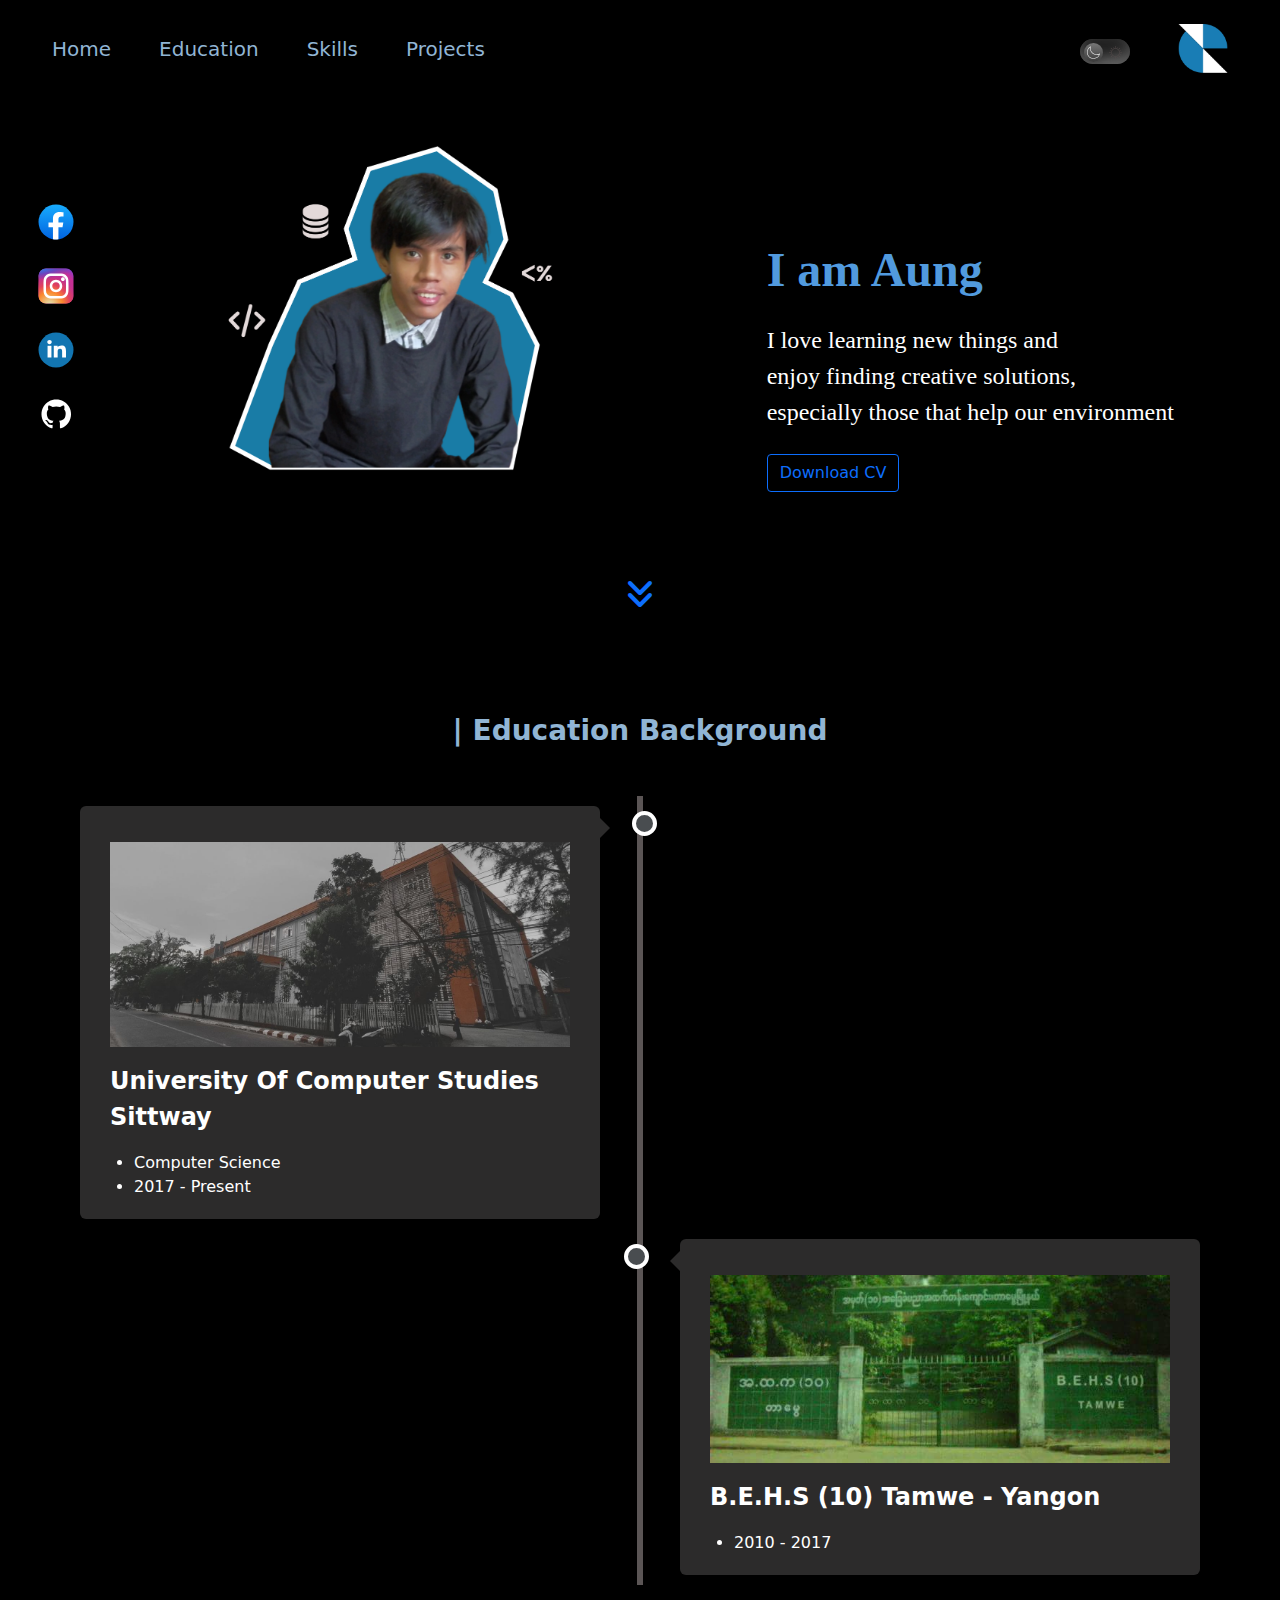
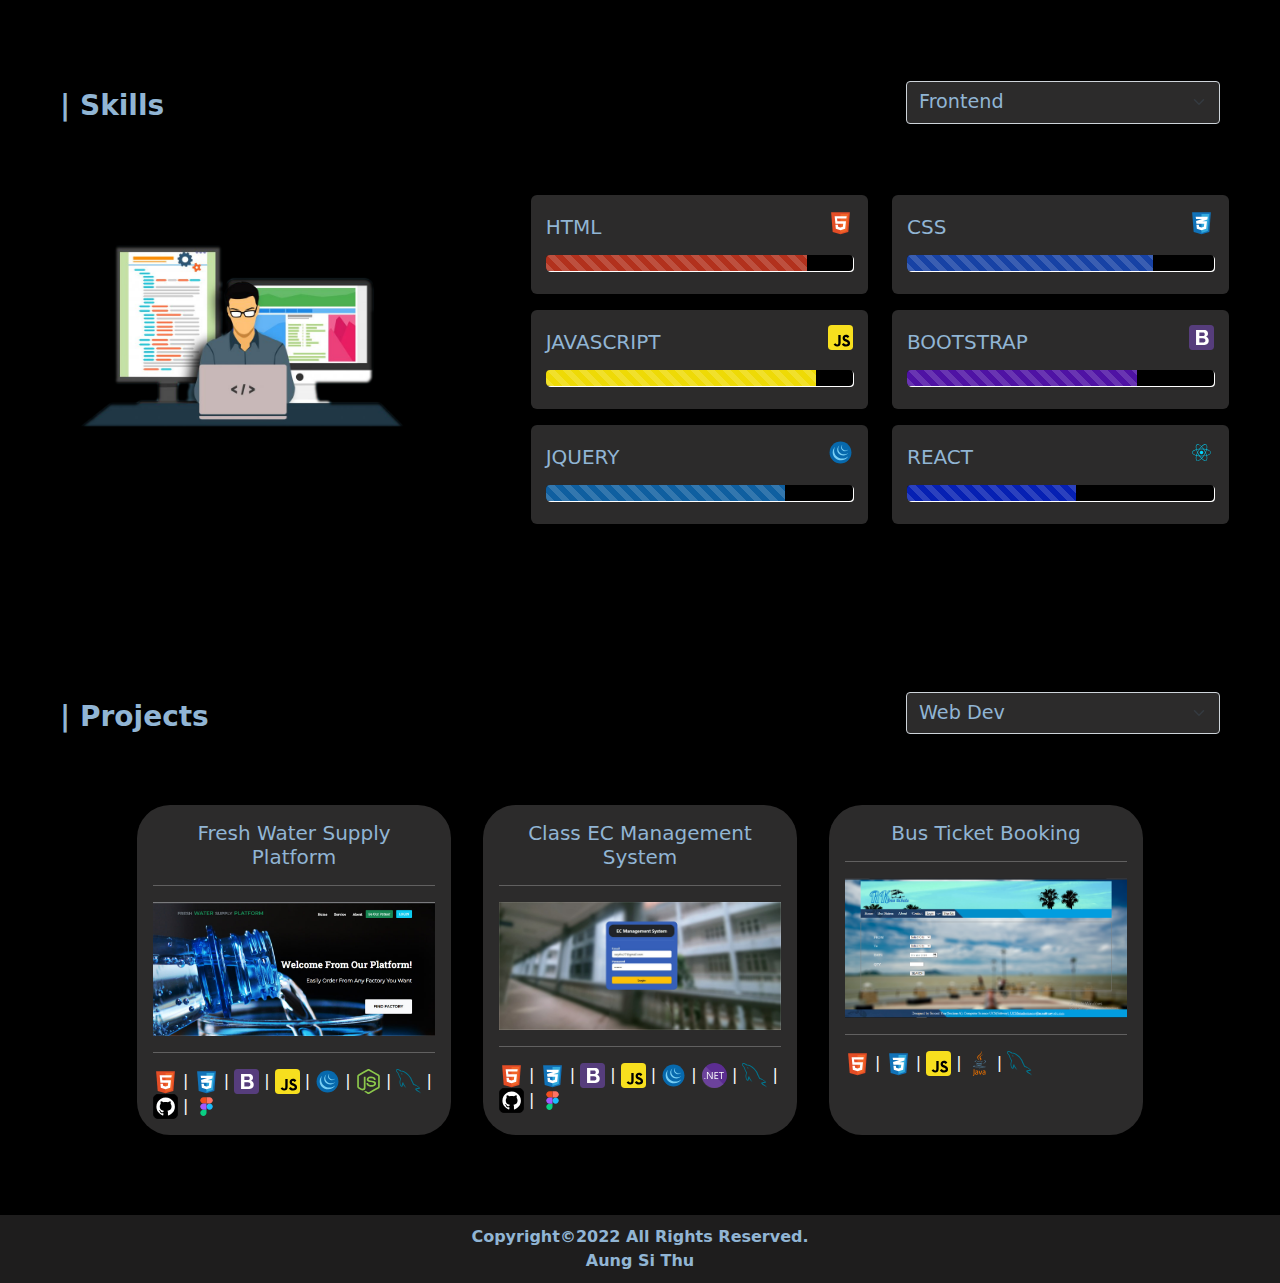
<file: index.html>
<!DOCTYPE html>
<html lang="en">
<head>
  <meta charset="UTF-8">
  <meta http-equiv="X-UA-Compatible" content="IE=edge">
  <meta name="viewport" content="width=device-width, initial-scale=1.0">
  <link rel="icon" href="assets/images/profile.png" type="image/x-icon">
  <title>Aung Si Thu</title>
  <link rel="stylesheet" href="assets/css/theme.css">
  <link rel="stylesheet" href="assets/css/styles.css">
  <link rel="stylesheet" href="assets/css/bootstrap.min.css">
  <link rel="stylesheet" href="assets/fontawesome/css/all.min.css">

  <style>
    .lds-hourglass {
      display: inline-block;
      position: relative;
      width: 80px;
      height: 80px;
    }

    .lds-hourglass:after {
      content: " ";
      display: block;
      border-radius: 50%;
      width: 0;
      height: 0;
      margin: 8px;
      box-sizing: border-box;
      border: 32px solid #fff;
      border-color: #296fb5 transparent #fff transparent;
      animation: lds-hourglass 1.2s infinite;
    }

    @keyframes lds-hourglass {
      0% {
        transform: rotate(0);
        animation-timing-function: cubic-bezier(0.55, 0.055, 0.675, 0.19);
      }

      50% {
        transform: rotate(900deg);
        animation-timing-function: cubic-bezier(0.215, 0.61, 0.355, 1);
      }

      100% {
        transform: rotate(1800deg);
      }
    }

    #loading {
      display: flex;
      align-items: center;
      justify-content: center;
      height: 100vh;
      background-color: var(--background_color);
      position: fixed;
      top: 0;
      left: 0;
      width: 100%;
      z-index: 9999;
    }
  </style>
</head>

<body data-theme="light">
  <div id="loading" class="">
    <div class="lds-hourglass"></div>
  </div>
  <div id="content">
    <div id="mySidenav" class="sidenav gy-4">
      <a href="#" class="closebtn fs-3" onclick="closeNav()"><i class="fas fa-window-close "></i></a>
      <a href="#home" onclick="closeNav()" class="">Home</a>
      <a href="#education" onclick="closeNav()" class="">Education</a>
      <a href="#skill" onclick="closeNav()" class="">Skills</a>
      <a href="#project" onclick="closeNav()">Projects</a>
      <!-- ‌<a href="https://oxythu.github.io/OxyThu" onclick="closeNav()" class="">Old Porfolio</a> -->
    </div>

    <header class="container-fluid header  ">
      <nav class="navbar navbar-expand nav ">
        <div class="collapse navbar-collapse " id="navbarNav">
          <ul class="navbar-nav ms-3 fs-5 d-none d-md-flex">
            <li class="nav-item mx-3">
              <a class="nav-link navLink" href="#home">Home </a>
            </li>
            <li class="nav-item mx-3">
              <a class="nav-link navLink" href="#education">Education</a>
            </li>
            <li class="nav-item mx-3">
              <a class="nav-link navLink" href="#skill">Skills</a>
            </li>
            <li class="nav-item mx-3">
              <a class="nav-link navLink " href="#project">Projects</a>
            </li>
          </ul>
          <div class="navMenu d-block d-md-none ms-3">
            <a href="#" class="navLink fs-2" onclick="openNav()"> <i class="fas fa-bars"></i></a>
          </div>
        </div>

        <div class="oxygenLogo justify-content-end px-2 px-md-4 py-1 me-md-3 me-1 py-md-3 d-flex" href="#">
 
            <input type="checkbox" name="darkmode-toggle" id="darkmode-toggle" >
            <label for="darkmode-toggle" class="darkmode-toggle-label"> 
            	<svg version="1.1" class="sun" xmlns="http://www.w3.org/2000/svg" xmlns:xlink="http://www.w3.org/1999/xlink" x="0px" y="0px"
	 viewBox="0 0 496 496" style="enable-background:new 0 0 496 496;" xml:space="preserve">

			<rect x="152.994" y="58.921" transform="matrix(0.3827 0.9239 -0.9239 0.3827 168.6176 -118.5145)" width="40.001" height="16"/>
			<rect x="46.9" y="164.979" transform="matrix(0.9239 0.3827 -0.3827 0.9239 71.29 -12.4346)" width="40.001" height="16"/>
			<rect x="46.947" y="315.048" transform="matrix(0.9239 -0.3827 0.3827 0.9239 -118.531 50.2116)" width="40.001" height="16"/>
			
				<rect x="164.966" y="409.112" transform="matrix(-0.9238 -0.3828 0.3828 -0.9238 168.4872 891.7491)" width="16" height="39.999"/>
			
				<rect x="303.031" y="421.036" transform="matrix(-0.3827 -0.9239 0.9239 -0.3827 50.2758 891.6655)" width="40.001" height="16"/>
			
				<rect x="409.088" y="315.018" transform="matrix(-0.9239 -0.3827 0.3827 -0.9239 701.898 785.6559)" width="40.001" height="16"/>
			
				<rect x="409.054" y="165.011" transform="matrix(-0.9239 0.3827 -0.3827 -0.9239 891.6585 168.6574)" width="40.001" height="16"/>
			<rect x="315.001" y="46.895" transform="matrix(0.9238 0.3828 -0.3828 0.9238 50.212 -118.5529)" width="16" height="39.999"/>
			<path d="M248,88c-88.224,0-160,71.776-160,160s71.776,160,160,160s160-71.776,160-160S336.224,88,248,88z M248,392
				c-79.4,0-144-64.6-144-144s64.6-144,144-144s144,64.6,144,144S327.4,392,248,392z"/>
			<rect x="240" width="16" height="72"/>
			<rect x="62.097" y="90.096" transform="matrix(0.7071 0.7071 -0.7071 0.7071 98.0963 -40.6334)" width="71.999" height="16"/>
			<rect y="240" width="72" height="16"/>
			
				<rect x="90.091" y="361.915" transform="matrix(-0.7071 -0.7071 0.7071 -0.7071 -113.9157 748.643)" width="16" height="71.999"/>
			<rect x="240" y="424" width="16" height="72"/>
			
				<rect x="361.881" y="389.915" transform="matrix(-0.7071 -0.7071 0.7071 -0.7071 397.8562 960.6281)" width="71.999" height="16"/>
			<rect x="424" y="240" width="72" height="16"/>
			<rect x="389.911" y="62.091" transform="matrix(0.7071 0.7071 -0.7071 0.7071 185.9067 -252.6357)" width="16" height="71.999"/>
</svg>
     <svg version="1.1" class="moon" xmlns="http://www.w3.org/2000/svg" xmlns:xlink="http://www.w3.org/1999/xlink" x="0px" y="0px"
        viewBox="0 0 49.739 49.739" style="enable-background:new 0 0 49.739 49.739;" xml:space="preserve">
     <path d="M25.068,48.889c-9.173,0-18.017-5.06-22.396-13.804C-3.373,23.008,1.164,8.467,13.003,1.979l2.061-1.129l-0.615,2.268
       c-1.479,5.459-0.899,11.25,1.633,16.306c2.75,5.493,7.476,9.587,13.305,11.526c5.831,1.939,12.065,1.492,17.559-1.258v0
       c0.25-0.125,0.492-0.258,0.734-0.391l2.061-1.13l-0.585,2.252c-1.863,6.873-6.577,12.639-12.933,15.822
       C32.639,48.039,28.825,48.888,25.068,48.889z M12.002,4.936c-9.413,6.428-12.756,18.837-7.54,29.253
       c5.678,11.34,19.522,15.945,30.864,10.268c5.154-2.582,9.136-7.012,11.181-12.357c-5.632,2.427-11.882,2.702-17.752,0.748
       c-6.337-2.108-11.473-6.557-14.463-12.528C11.899,15.541,11.11,10.16,12.002,4.936z"/></svg>
		
               
            </label>

          <img src="assets/images/oxygen.png" class="ms-5" alt="Oxygen logo" height="50px" width="auto">
        </div>
      </nav>
    </header>

    <!-- landing section -->
    <section id="home" class="homeSection container-fluid ">

      <div class="row landingPage">
        <div class="col-1 mt-md-3 ms-md-3">
          <div class="socialLink d-flex flex-column ms-2 mt-5 py-3 justify-content-center align-item-center">
            <div class="col-2 col-md-1 mt-4">
              <a href="https://www.facebook.com/oxy.thu"><img src="./assets/images/facebook.svg" alt="facebook icon"
                  class="social_icon"></a>
            </div>
            <div class="col-2 col-md-1  mt-4">
              <a href="https://www.instagram.com/oxy_thu/"><img src="./assets/images/instagram.svg" alt="instagram icon"
                  class="social_icon"></a>
            </div>
            <div class="col-2 col-md-1  mt-4">
              <a href="https://www.linkedin.com/in/aung-si-thu-ba4946210/"><img src="./assets/images/linkedin.svg"
                  alt="twitter icon" class="social_icon"></a>
            </div>
            <div class="col-2 col-md-1  mt-4  ">
              <a href="https://github.com/OxyThu"><img src="./assets/images/github.svg" alt="github icon"
                  class="social_icon"></a>
            </div>
          </div>
        </div>
        <div class="col-11 col-md-4 my-5 mx-auto ps-md-1 ps-5  ">
          <img src="assets/images/my_profile.png" class="mx-auto profile_photo" alt="Profile Photo">
        </div>
        <div class="col-12 col-md-5 mt-md-5 mt-1 ">
          <p class="ms-2 mt-md-5  introPara py-1 py-md-3">
          <div class="ms-2 word"></div>
          <div class="sub_word ms-2 py-2">
            I love learning new things and<br>
            enjoy finding creative solutions, <br>
            especially those that help our environment <br>
          </div>
          <div class="mt-3 ms-2">
            <a class="btn btn-outline-primary" href="assets/ast_cv.pdf">Download CV</a>
          </div>

          </p>

        </div>

      </div>
  </div>
  <div class="downArrow pt-5 text-center d-md-block d-none">
    <a href="#education" class="text-primary fs-2"><i class="fas fa-angle-double-down"></i></a>
  </div>
  </section>

  <!-- education section -->
  <section id="education" class="eduSection container-fluid py-5">
    <h3 class="edu_title ms-4 ms-md-0 my-3 my-md-5">
      | Education Background
    </h3>
    <div class="timeline">
      <div class="edu_container edu_left">
        <div class="edu_content">
          <div class="eduPhotoContainer mx-auto  my-3">
            <img src="/assets/images/uni_photo.jpg" alt="education Photo" class="eduPhoto">
          </div>
          <p class="school_name">University Of Computer Studies Sittway</p>
          <ul class="list-group ms-md-4 ms-2">
            <li>Computer Science</li>
            <li>2017 - Present</li>
          </ul>
        </div>
      </div>
      <div class="edu_container edu_right">
        <div class="edu_content">
          <div class="eduPhotoContainer mx-auto  my-3">
            <img src="/assets/images/state_logo.jpg" alt="education Photo" class="eduPhoto">
          </div>
          <p class="school_name">B.E.H.S (10) Tamwe - Yangon</p>
          <ul class="list-group ms-md-4 ms-2">
            <li>2010 - 2017</li>
          </ul>
        </div>
      </div>
    </div>
  </section>
  <!-- skill section  -->
  <section id="skill" class="skillSection container-fluid pb-3 pt-5">

    <div class="d-flex justify-content-between">
      <div class="col-4">
        <h3 class="skill_title ms-2 ms-md-5 ">
          | Skills
        </h3>
      </div>
      <div class="col-7 col-md-3 me-md-5 me-3">
        <select class="form-select selectSkillBtn" aria-label="Default select example" id="skillChange">
          <option value="fe" selected>Frontend</option>
          <option value="be">Backend</option>
          <option value="db">Database</option>
          <option value="ots">Others</option>
        </select>
      </div>
    </div>


    <div class="row justify-content-center pb-4">
      <div class="col-md-4 d-none d-md-block py-3 my-5 mx-auto">
        <img src="assets/images/skill.png" alt="Skill Photo" width="100%" height="auto">
      </div>
      <div class="col-12 col-md-7 py-3 mx-auto my-5 row justify-content-center" id="fe">
        <div class="col-lg-6">
          <div class=" skill_container   mb-3">
            <div class="d-flex justify-content-between">
              <h5 class="skill_text">HTML</h5>
              <div>
                <img src="./assets/icons/html.svg" alt="" class="skill_icon">
              </div>
            </div>
            <div class="progress skill_progress_container my-2">
              <div class="progress-bar progress-bar-striped active skill_progress html" role="progressbar"
                style="width: 85%" aria-valuenow="25" aria-valuemin="0" aria-valuemax="100"></div>
            </div>
          </div>
        </div>
        <div class="col-lg-6">
          <div class="skill_container   mb-3">
            <div class="d-flex justify-content-between">
              <h5 class="skill_text">CSS</h5>
              <div>
                <img src="./assets/icons/css.svg" alt="" class="skill_icon">
              </div>
            </div>
            <div class="progress skill_progress_container my-2">
              <div class="progress-bar progress-bar-striped active skill_progress css" role="progressbar"
                style="width: 80%" aria-valuenow="25" aria-valuemin="0" aria-valuemax="100"></div>
            </div>
          </div>
        </div>
        <div class="col-lg-6">
          <div class=" skill_container  mb-3">
            <div class="d-flex justify-content-between">
              <h5 class="skill_text">JAVASCRIPT</h5>
              <div>
                <img src="./assets/icons/javascript.svg" alt="" class="skill_icon">
              </div>
            </div>
            <div class="progress skill_progress_container my-2">
              <div class="progress-bar progress-bar-striped active  skill_progress js" role="progressbar"
                style="width: 88%" aria-valuenow="25" aria-valuemin="0" aria-valuemax="100"></div>
            </div>
          </div>
        </div>
        <div class="col-lg-6">
          <div class=" skill_container  mb-3">
            <div class="d-flex justify-content-between">
              <h5 class="skill_text">BOOTSTRAP</h5>
              <div>
                <img src="./assets/icons/bootstrap.svg" alt="" class="skill_icon">
              </div>
            </div>
            <div class="progress skill_progress_container my-2">
              <div class="progress-bar progress-bar-striped active skill_progress bootstrap" role="progressbar"
                style="width: 75%" aria-valuenow="25" aria-valuemin="0" aria-valuemax="100"></div>
            </div>
          </div>
        </div>
        <div class="col-lg-6">
          <div class=" skill_container  mb-3">
            <div class="d-flex justify-content-between">
              <h5 class="skill_text">JQUERY</h5>
              <div>
                <img src="./assets/icons/jquery.svg" alt="" class="skill_icon">
              </div>
            </div>
            <div class="progress skill_progress_container my-2">
              <div class="progress-bar progress-bar-striped active skill_progress jquery" role="progressbar"
                style="width: 78%" aria-valuenow="25" aria-valuemin="0" aria-valuemax="100"></div>
            </div>
          </div>
        </div>
        <div class="col-lg-6">
          <div class=" skill_container   mb-3">
            <div class="d-flex justify-content-between">
              <h5 class="skill_text">REACT</h5>
              <div>
                <img src="./assets/icons/react.svg" alt="" class="skill_icon">
              </div>
            </div>
            <div class="progress skill_progress_container my-2">
              <div class="progress-bar progress-bar-striped active skill_progress react " role="progressbar"
                style="width: 55%" aria-valuenow="25" aria-valuemin="0" aria-valuemax="100"></div>
            </div>
          </div>
        </div>
      </div>

      <div class="col-12 col-md-7 py-3 mx-auto my-5 row justify-content-center d-none" id="be">
        <div class="col-lg-6">
          <div class="skill_container  mb-3">
            <div class="d-flex justify-content-between">
              <h5 class="skill_text">NodeJS</h5>
              <div>
                <img src="./assets/icons/nodejs.svg" alt="" class="skill_icon">
              </div>
            </div>
            <div class="progress skill_progress_container my-2">
              <div class="progress-bar progress-bar-striped active skill_progress nodejs" role="progressbar"
                style="width: 80%" aria-valuenow="25" aria-valuemin="0" aria-valuemax="100"></div>
            </div>
          </div>
        </div>
        <div class="col-lg-6">
          <div class="skill_container  mb-3">
            <div class="d-flex justify-content-between">
              <h5 class="skill_text">ASP.NET</h5>
              <div>
                <img src="./assets/icons/dotnet.svg" alt="" class="skill_icon">
              </div>
            </div>
            <div class="progress skill_progress_container my-2">
              <div class="progress-bar progress-bar-striped active skill_progress dotnet" role="progressbar"
                style="width: 50%" aria-valuenow="25" aria-valuemin="0" aria-valuemax="100"></div>
            </div>
          </div>
        </div>
      </div>

      <div class="col-12 col-md-7 py-3 mx-auto my-5 row justify-content-center d-none" id="db">
        <div class="col-lg-6">
          <div class="skill_container  mb-3">
            <div class="d-flex justify-content-between">
              <h5 class="skill_text">MySQL</h5>
              <div>
                <img src="./assets/icons/mysql.svg" alt="" class="skill_icon">
              </div>
            </div>
            <div class="progress skill_progress_container my-2">
              <div class="progress-bar progress-bar-striped active skill_progress mysql" role="progressbar"
                style="width: 90%" aria-valuenow="25" aria-valuemin="0" aria-valuemax="100"></div>
            </div>
          </div>
        </div>
        <div class="col-lg-6">
          <div class="skill_container mb-3">
            <div class="d-flex justify-content-between">
              <h5 class="skill_text">Mongo</h5>
              <div>
                <img src="./assets/icons/mongo.svg" alt="" class="skill_icon">
              </div>
            </div>
            <div class="progress skill_progress_container my-2">
              <div class="progress-bar progress-bar-striped active skill_progress mongo" role="progressbar"
                style="width: 45%" aria-valuenow="25" aria-valuemin="0" aria-valuemax="100"></div>
            </div>
          </div>
        </div>




      </div>

      <div class="col-12 col-md-7 py-3 mx-auto my-5 row justify-content-center d-none" id="others">
        <div class="col-lg-6">
          <div class="skill_container mb-3">
            <div class="d-flex justify-content-between">
              <h5 class="skill_text">Github</h5>
              <div>
                <img src="./assets/icons/github.svg" alt="" class="skill_icon">
              </div>
            </div>
            <div class="progress skill_progress_container my-2">
              <div class="progress-bar progress-bar-striped active skill_progress github" role="progressbar"
                style="width: 88%" aria-valuenow="25" aria-valuemin="0" aria-valuemax="100"></div>
            </div>
          </div>
        </div>
        <div class="col-lg-6">
          <div class="skill_container  mb-3">
            <div class="d-flex justify-content-between">
              <h5 class="skill_text">Figma</h5>
              <div>
                <img src="./assets/icons/figma.svg" alt="" class="skill_icon">
              </div>
            </div>
            <div class="progress skill_progress_container my-2">
              <div class="progress-bar progress-bar-striped active skill_progress figma" role="progressbar"
                style="width: 90%" aria-valuenow="25" aria-valuemin="0" aria-valuemax="100"></div>
            </div>
          </div>
        </div>




      </div>


    </div>
  </section>



  <!-- project section -->
  <section id="project" class="projectSection container-fluid pb-3">

    <div class="d-flex justify-content-between pb-5 pt-lg-5">
      <div class="col-4">
        <h3 class="skill_title ms-2 ms-md-5 ">
          | Projects
        </h3>
      </div>
      <div class="col-6 col-md-3 me-md-5 me-3">
        <select class="form-select selectSkillBtn" aria-label="Default select example" id="projectChange">
          <option value="webdev" selected>Web Dev</option>
          <option value="others_pj">Others</option>

        </select>
      </div>
    </div>
    <div id="WebDev">
      <div class="pb-5 pt-1 pt-md-3 pjContainer  justify-content-start justify-content-md-center d-flex ">
        <div class="pjCard col-11 col-md-3 px-3 py-3 mb-3 mx-3 ">
          <h5 class="text-center pj_title">Fresh Water Supply Platform</h5>
          <hr>
          <div class="pjImg">
            <img src="/assets/images/fwsp.jpg" alt="Fwsp Photo" width="100%" height="auto">
          </div>
          <hr class="text-center">
          <div class="pjDetail row">
            <div>
              <img src="./assets/icons/html.svg" alt="html icon" class="pj_icon"> |
              <img src="./assets/icons/css.svg" alt="html icon" class="pj_icon"> |
              <img src="./assets/icons/bootstrap.svg" alt="html icon" class="pj_icon"> |
              <img src="./assets/icons/javascript.svg" alt="html icon" class="pj_icon"> |
              <img src="./assets/icons/jquery.svg" alt="html icon" class="pj_icon"> |
              <img src="./assets/icons/nodejs.svg" alt="html icon" class="pj_icon"> |
              <img src="./assets/icons/mysql.svg" alt="html icon" class="pj_icon"> |
              <img src="./assets/icons/github.svg" alt="html icon" class="pj_icon"> |
              <img src="./assets/icons/figma.svg" alt="html icon" class="pj_icon">
            </div>

          </div>
        </div>
        <div class="pjCard col-11 col-md-3 px-3 py-3 mb-3 mx-3 ">
          <h5 class="text-center pj_title">Class EC Management System</h5>
          <hr>
          <div class="pjImg">
            <img src="/assets/images/ecms.jpg" alt="Emcs Photo" width="100%" height="auto">
          </div>
          <hr class="text-center">
          <div class="pjDetail row">
            <div>
              <img src="./assets/icons/html.svg" alt="html icon" class="pj_icon"> |
              <img src="./assets/icons/css.svg" alt="html icon" class="pj_icon"> |
              <img src="./assets/icons/bootstrap.svg" alt="html icon" class="pj_icon"> |
              <img src="./assets/icons/javascript.svg" alt="html icon" class="pj_icon"> |
              <img src="./assets/icons/jquery.svg" alt="html icon" class="pj_icon"> |
              <img src="./assets/icons/dotnet.svg" alt="html icon" class="pj_icon"> |
              <img src="./assets/icons/mysql.svg" alt="html icon" class="pj_icon"> |
              <img src="./assets/icons/github.svg" alt="html icon" class="pj_icon"> |
              <img src="./assets/icons/figma.svg" alt="html icon" class="pj_icon">
            </div>

          </div>
        </div>
        <div class="pjCard col-11 col-md-3 px-3 py-3 mb-3 mx-3 ">
          <h5 class="text-center pj_title">Bus Ticket Booking</h5>
          <hr>
          <div class="pjImg">
            <img src="/assets/images/bus-ticket.png" alt="HTML Documentation" width="100%" height="auto">
          </div>
          <hr class="text-center">
          <div class="pjDetail row">
            <div>
              <img src="./assets/icons/html.svg" alt="html icon" class="pj_icon"> |
              <img src="./assets/icons/css.svg" alt="html icon" class="pj_icon"> |
              <img src="./assets/icons/javascript.svg" alt="html icon" class="pj_icon"> |
              <img src="./assets/icons/java.svg" alt="html icon" class="pj_icon"> |
              <img src="./assets/icons/mysql.svg" alt="html icon" class="pj_icon">
            </div>

          </div>
        </div>

      </div>
    </div>
    <div id="others_pj" class="d-none">
      <div id="others" class="pb-5 pt-1 pt-md-3 pjContainer justify-content-start justify-content-md-center d-flex">
        <div class="pjCard col-11 col-md-3 px-3 py-3 mb-3 mx-3 ">
          <h4 class="text-center pj_detail">Myanmar Roboleague 2019</h4>
          <h6 class="text-center pj_detail">Competition Robot</h6>
          <hr class="text-center">
          <div class="pjImg">
            <img src="assets/images/grab.png" alt="HTML Documentation" width="100%" height="auto">
          </div>
          <hr>
          <div class="pjDetail">
            <h5 class="mb-3 pj_title"> Grab Robot</h5>
            <ul class="list-group">
              <li class="list-group-item"><i class="fab fa-uncharted"></i> MBlock Softwate</li>
              <li class="list-group-item"><i class="fas fa-robot"></i> Utimate 2.0</li>
            </ul>
          </div>
        </div>
        <div class="pjCard col-11 col-md-3 px-3 py-3 mb-3 mx-3 ">
          <h4 class="text-center pj_detail">Myanmar Robotian 2019</h4>
          <h6 class="text-center pj_detail">Accessement Robot</h5>
            <hr>
            <div class="pjImg">
              <img src="/assets/images/line.png" alt="HTML Documentation" width="100%" height="auto">
            </div>
            <hr class="text-center">
            <div class="pjDetail">
              <h5 class="mb-3 pj_title"> Line Tracking Robot</h5>
              <ul class="list-group">
                <li class="list-group-item "><i class="fas fa-robot"></i> Arduino</li>
                <li class="list-group-item"><i class="fas fa-robot"></i> Sensors</li>
              </ul>
            </div>
        </div>
        <div class="pjCard col-11 col-md-3 px-3 py-3 mb-3 mx-3 ">
          <h4 class="text-center pj_detail">Myanmar Robotian 2019</h4>
          <h6 class="text-center pj_detail">Competition Robot</h5>
            <hr>
            <div class="pjImg">
              <img src="/assets/images/wall.png" alt="HTML Documentation" width="100%" height="auto">
            </div>
            <hr class="text-center">
            <div class="pjDetail">
              <h5 class="mb-3 pj_title"> Wall Tracking Robot</h5>
              <ul class="list-group">
                <li class="list-group-item"><i class="fas fa-robot"></i> Arduino</li>
                <li class="list-group-item"><i class="fas fa-robot"></i> Sensors</li>
              </ul>
            </div>
        </div>
      </div>
    </div>



  </section>
  <footer>
    <address class=" fw-bold">Copyright©2022 All Rights Reserved. <br> Aung Si Thu </address>
  </footer>


  <div class="fixed">
    <a href="#" class="text-decoration-none"><i class="fas fa-chevron-circle-up "></i></a>
  </div>
  </div>

  <script src="assets/js/bootstrap.min.js"></script>
  <script src="assets/js/jquery.js"></script>
  <script src="assets/js/app.js"></script>
</body>

</html>
</file>
<file: assets/css/theme.css>
body[data-theme="dark"]{
    --background_color : black;
   --background_secondary_color : rgba(61, 60, 60, 0.722);
   --side_nav_color : rgb(30, 29, 29);
    --text_primary_color : white;
    --text-secondary_color :rgb(145, 181, 212);
}

body[data-theme="light"]{
    --background_color : white;
    --background_secondary_color : rgba(174, 191, 195, 0.722);
    --side_nav_color : rgb(174, 191, 195);
    --text_primary_color : black;
    --text-secondary_color :rgb(14, 20, 25);
}



.darkmode-toggle-label{
    margin-top: 15px;
    width: 50px;
    height: 25px;
    position: relative;
    display: block;
    background: #242424;
    border-radius: 200px;
    box-shadow: inset 0px 5px 15px rgba(0,0,0,0.4), inset 0px -5px 15px rgba(255,255,255,0.4);
    cursor: pointer;
    transition: 0.3s;
}

.darkmode-toggle-label:after{
  content: "";
  width: 19px;
  height: 19px;
  position: absolute;
  top:3.5px;
  left: 3.5px;
  background: linear-gradient(180deg, #777, #3a3a3a);
  border-radius: 36px;
  box-shadow: 0px 5px 10px rgba(0, 0, 0, 0.2);
    transition: 0.3s;

}

#darkmode-toggle{
    width: 0;
    height: 0;
    visibility: hidden;
}

#darkmode-toggle:checked + .darkmode-toggle-label{
    background: #ebebeb;
   
}

#darkmode-toggle:checked + .darkmode-toggle-label:after{
    left: 45px;
    transform: translate(-100%);
     background: linear-gradient(180deg, #ffcc89, #d8860b);
   
}

.darkmode-toggle-label:active:after{
    width: 50x;
}

.darkmode-toggle-label svg{
    position: absolute;
    width: 13px;
    top: 7px;
    z-index: 100;
}

.darkmode-toggle-label svg.moon {
    left : 7px;
    fill: #fff;
   
    transition: 0.3s;
}

.darkmode-toggle-label svg.sun {
    left : 29px;
    fill: #584d4d;
    transition: 0.3s;
}

#darkmode-toggle:checked + .darkmode-toggle-label svg.sun{
   
    fill: #fff;  
}


#darkmode-toggle:checked + .darkmode-toggle-label svg.moon{
    fill: #7e7e7e;
}
</file>
<file: assets/css/styles.css>
*{
  box-sizing: border-box;
}
html{
    scroll-behavior: smooth;
}
header{
    background-color: var(--background_color);
}
.navLink{
    color:var(--text-secondary_color)!important;
}
#content{
  background-color: var(--background_color);
}
.homeSection,.eduSection,.skillSection,.projectSection, .downArrow{
    background-color: var(--background_color);
    color: var(--text_primary_color);
    /* height: 100vh;
    width: 100%; */
}
/* .navContainer,.landingPage{
    border: 1px solid red;
} */

.social_icon{
  width: 40px;
}

.profile_photo{
  width: 80%;
  height: auto;
}

.sub_word{
  font-family: 'tahoma', Cochin, Georgia, Times, 'Times New Roman', serif;
  font-size: 1.5em;
}
.word {
  margin: auto;
  color: var(--text_primary_color);
  height: 1em;
  font: 700 normal 3em 'tahoma';
  color: rgb(81, 154, 222);
  margin-bottom: 0.5em;
}


@media screen and (max-width: 450px) {
  .social_icon{
    width: 27px;
  }

  .profile_photo{
    width: 90%;
    height: auto;
  }

  .word {
    margin-bottom: 0;
    font: 700 normal 2em 'tahoma';
  }

  .sub_word{
    font-size: 1.1em;
  }
  
}

/* Education Section */

.edu_title{
  color:var(--text-secondary_color);
  font-weight: 700;
  text-align: center;
}

.eduPhoto{
  width: 100%;
  height: auto;
}

.eduPhotoContainer{
  width: 100%;
  text-align: center;
}

.school_name{
  font-size: 1.5em;
  font-weight: bolder;
}


/* The actual timeline (the vertical ruler) */
.timeline {
  position: relative;
  max-width: 1200px;
  margin: 0 auto;
}

/* The actual timeline (the vertical ruler) */
.timeline::after {
  content: '';
  position: absolute;
  width: 6px;
  background-color: rgba(186, 173, 173, 0.492);
  top: 0;
  bottom: 0;
  left: 50%;
  margin-left: -3px;
}

/* Container around content */
.edu_container {
  padding: 10px 40px;
  position: relative;
  background-color: inherit;
  width: 50%;
}

/* The circles on the timeline */
.edu_container::after {
  content: '';
  position: absolute;
  width: 25px;
  height: 25px;
  right: -17px;
  background-color: rgb(73, 77, 80);
  border: 4px solid #ffffff;
  top: 15px;
  border-radius: 50%;
  z-index: 1;
}

/* Place the container to the left */
.edu_left {
  left: 0;
}

/* Place the container to the right */
.edu_right {
  left: 50%;
}

/* Add arrows to the left container (pointing right) */
.edu_left::before {
  content: " ";
  height: 0;
  position: absolute;
  top: 22px;
  width: 0;
  z-index: 1;
  right: 30px;
  border: medium solid var(--background_secondary_color);
  border-width: 10px 0 10px 10px;
  border-color: transparent transparent transparent var(--background_secondary_color);
}

/* Add arrows to the right container (pointing left) */
.edu_right::before {
  content: " ";
  height: 0;
  position: absolute;
  top: 22px;
  width: 0;
  z-index: 1;
  left: 30px;
  border: medium solid var(--background_secondary_color);
  border-width: 10px 10px 10px 0;
  border-color: transparent var(--background_secondary_color) transparent transparent;
}

/* Fix the circle for containers on the right side */
.edu_right::after {
  left: -16px;
}

/* The actual content */
.edu_content {
  padding: 20px 30px;
  background-color: var(--background_secondary_color);
  position: relative;
  border-radius: 6px;
}

/* Media queries - Responsive timeline on screens less than 600px wide */
@media screen and (max-width: 450px) {

  .edu_title{
    font-weight: 700;
    text-align: left;
  }

  .school_name{
  font-size: 1em;
}


/* Place the timelime to the left */
  .timeline::after {
    left: 28px;
  }

/* Full-width containers */
  .edu_container {
    width: 100%;
    padding-left: 70px;
    padding-right: 25px;
  }

/* Make sure that all arrows are pointing leftwards */
  .edu_container::before {
    left: 60px;
    border: medium solid var(--background_secondary_color);
    border-width: 10px 10px 10px 0;
    border-color: transparent var(--background_secondary_color) transparent transparent;
  }

/* Make sure all circles are at the same spot */
  .edu_left::after, .edu_right::after {
    left: 15px;
  }

/* Make all right containers behave like the left ones */
  .edu_right {
    left: 0%;
  }
}

/* end Education Section */





/* skill section */

.skill_title{
  color: var(--text-secondary_color);
  font-weight: 700;
  align-items: center;
  margin-top: 8px;
}

.skill_container{
  background-color: var(--background_secondary_color);
  padding: 15px;
  border-radius: 6px;
  height: inherit!important;
}

.skill_text{
  color:  var(--text-secondary_color);
  align-items: center;
  margin-top: 5px;
}

.skill_icon{
  width: 25px;
}

.skill_progress_container{
  background-color: black!important;
  box-shadow: 1px 1px white;
}

.skill_progress{
  background-color: rgb(145, 181, 212)!important;
}

.html{
  background-color: rgb(178, 49, 29)!important;
}

.css{
  background-color: rgb(23, 66, 165)!important;
}

.js{
  background-color: rgb(238, 218, 6)!important;
}

.bootstrap{
  background-color: rgb(79, 18, 164)!important;
}

.jquery{
  background-color: rgb(15, 95, 160)!important;
}

.react{
  background-color: rgb(6, 32, 179)!important;
}

.nodejs{
  background-color: rgb(24, 103, 53)!important;
}

.dotnet{
  background-color: rgb(82, 27, 150)!important;
}

.mysql{
  background-color: rgb(19, 119, 181)!important;
}

.mongo{
  background-color: rgb(5, 183, 73)!important;

}

.github{
  background-color: rgb(207, 218, 211)!important;

}

.figma{
  background-color: rgb(224, 68, 21)!important;

}

.selectSkillBtn {
  font-size: 1.2em!important;
  background-color: var(--background_secondary_color)!important;
  color: var(--text-secondary_color)!important;
}


/* end skill section */

/* project section */

.pjContainer::-webkit-scrollbar{
    width: 0;
}

.pj_title, .pj_detail{
  color: var(--text-secondary_color)!important;
}

.pj_detail{
  font-size: 1.1rem;
  font-weight: bold;
}

.pj_icon{
  width: 25px ;
}

.pjCard{
    border-radius: 33px;
    background-color: var(--background_secondary_color);
}

@media screen and (max-width: 450px) {
  .pjContainer{
    max-height: 100vh;
    overflow-x: auto;
    display: flex!important;
}
}

/* end project section */

address{
    margin-bottom: 0 !important;
    color: var(--text-secondary_color);
    text-align: center;
    padding: 10px;
}

/* Side nav section */

.sidenav {
    height: 100%;
    width: 0;
    position: fixed;
    z-index: 1;
    top: 0;
    left: 0;
    background-color: var(--side_nav_color);
    overflow-x: hidden;
    transition: 0.5s;
    padding-top: 60px;
    text-align: center;
  }
  
  .sidenav a {
    padding: 15px 15px 15px 15px;
    text-decoration: none;
    font-size: 25px;
    color: var(--text-secondary_color);
    display: block;
    transition: 0.3s;
  }
  
  .sidenav a:hover {
    color: #f1f1f1;
  }
  
  .sidenav .closebtn {
    position: absolute;
    top: 0;
    right: 25px;
    font-size: 36px;
    margin-left: 50px;
  }
  
  @media screen and (max-height: 450px) {
    .sidenav {padding-top: 15px;}
    .sidenav a {font-size: 18px;}

    .social_icon{
      width: 20px;
    }
  }
  /*---- End Sidenav Section ----*/

  /* to top arrow */
  
  .fixed {
    position: fixed;
    bottom: 10%;
    right: 5%;
    font-size: 3em;
    display: none;
    
  }
  .fixed a{
    color: rgb(219, 216, 3);
    font-size: 1.1em;
  }

  footer{
    background-color: var(--side_nav_color);
    color : var(--text-secondary_color);
  }

  /* end to top arrow */
</file>
